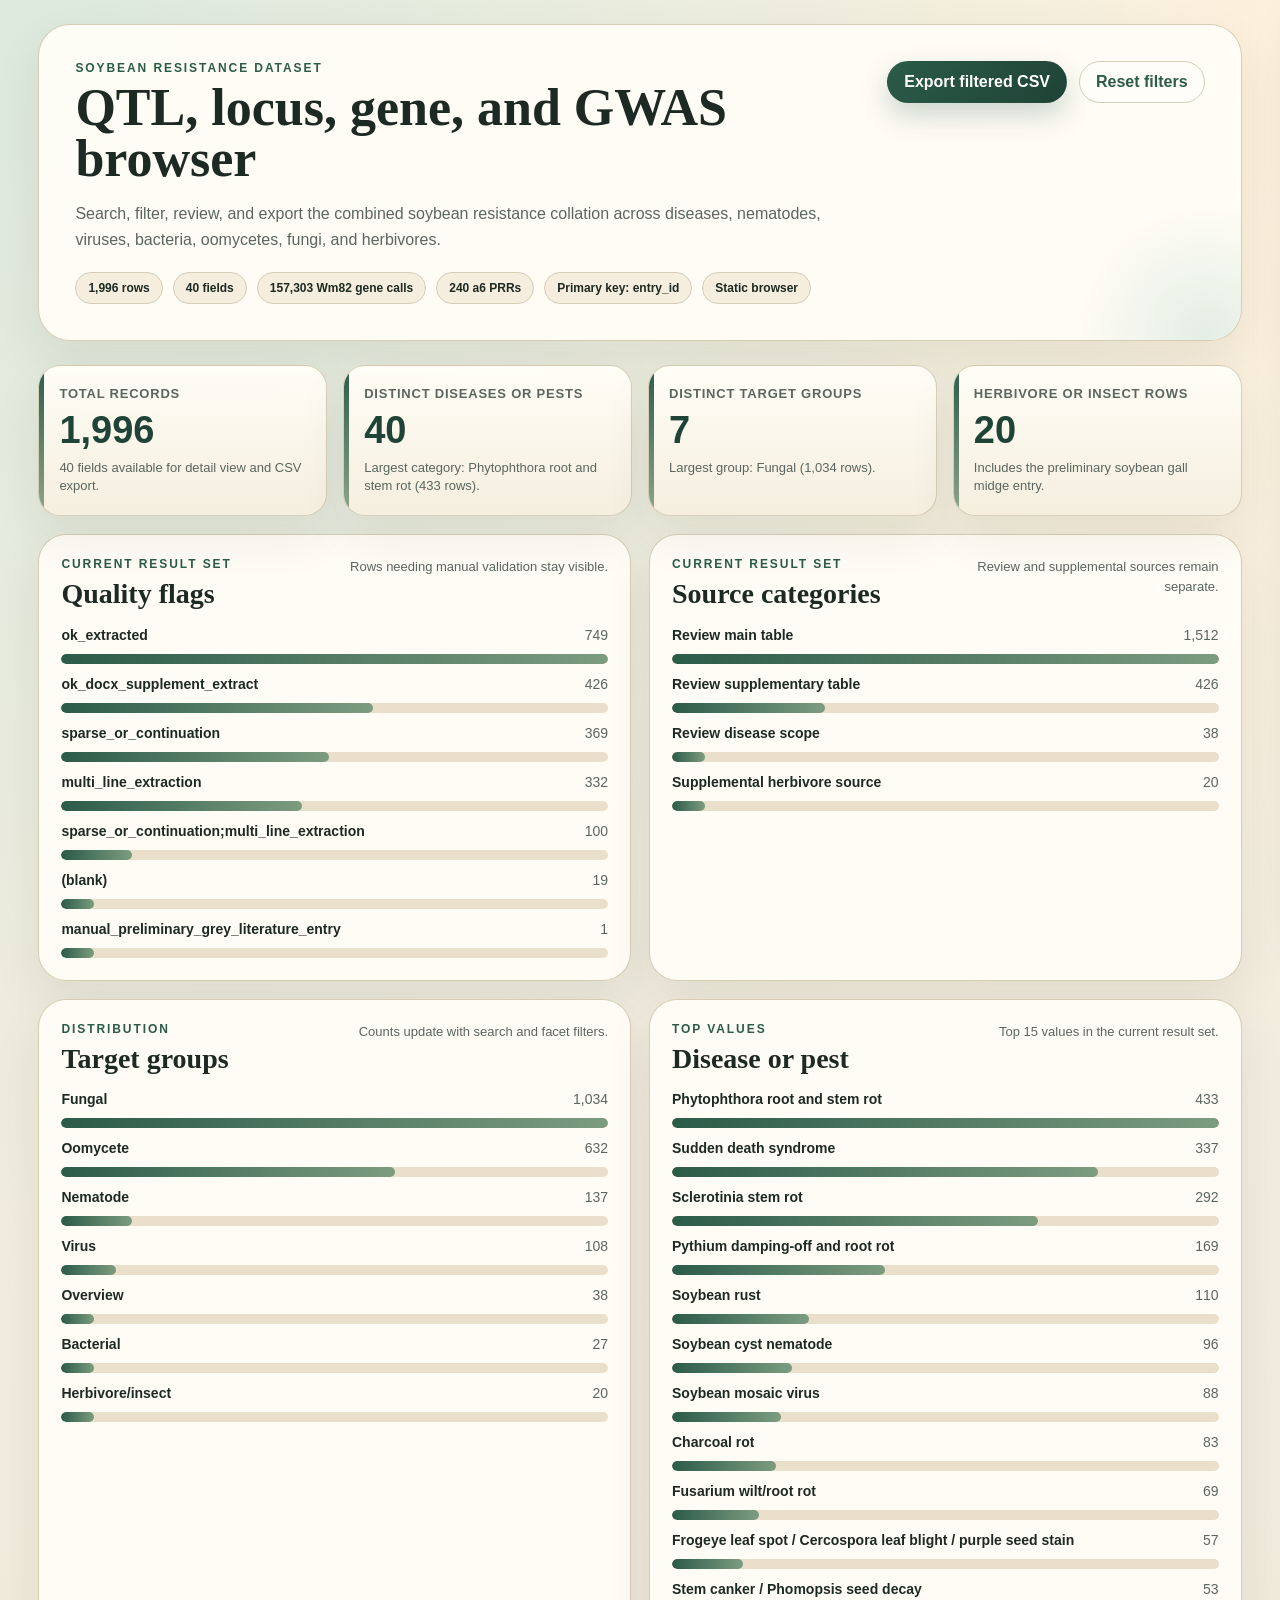
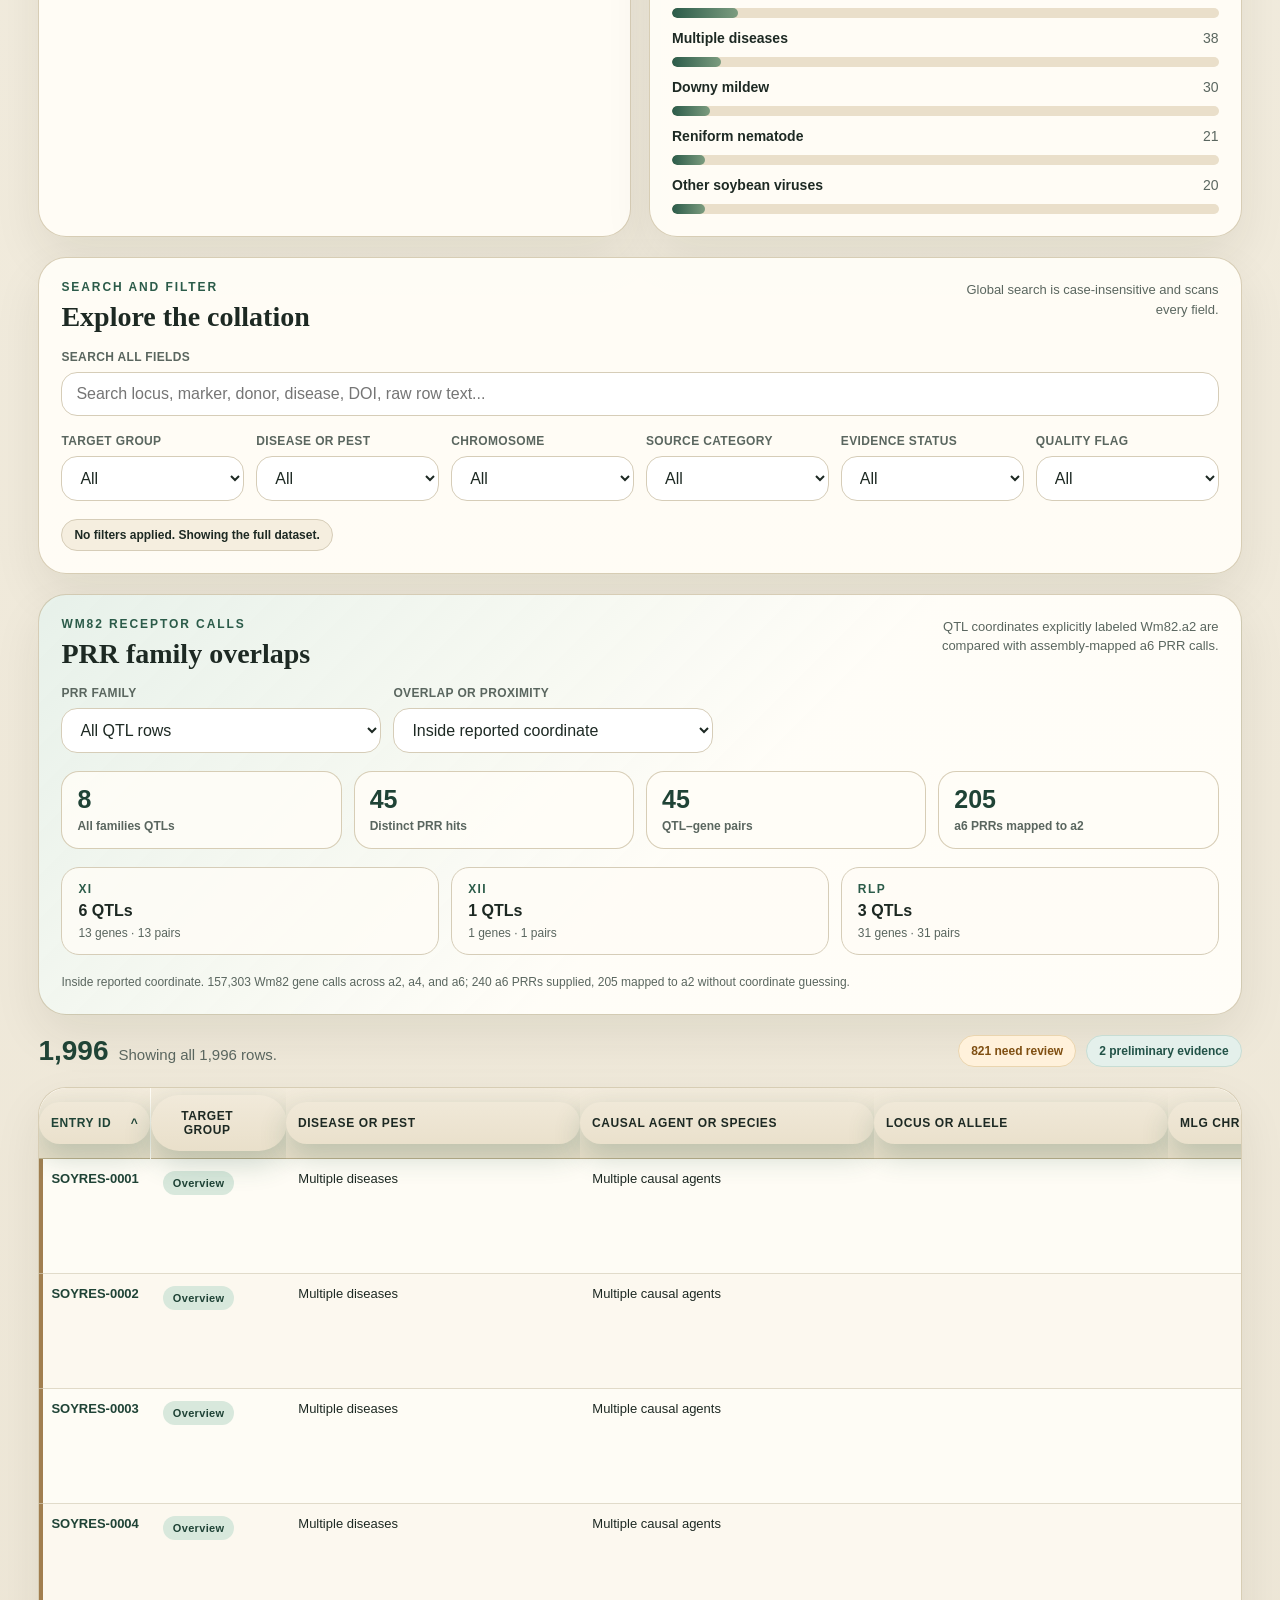
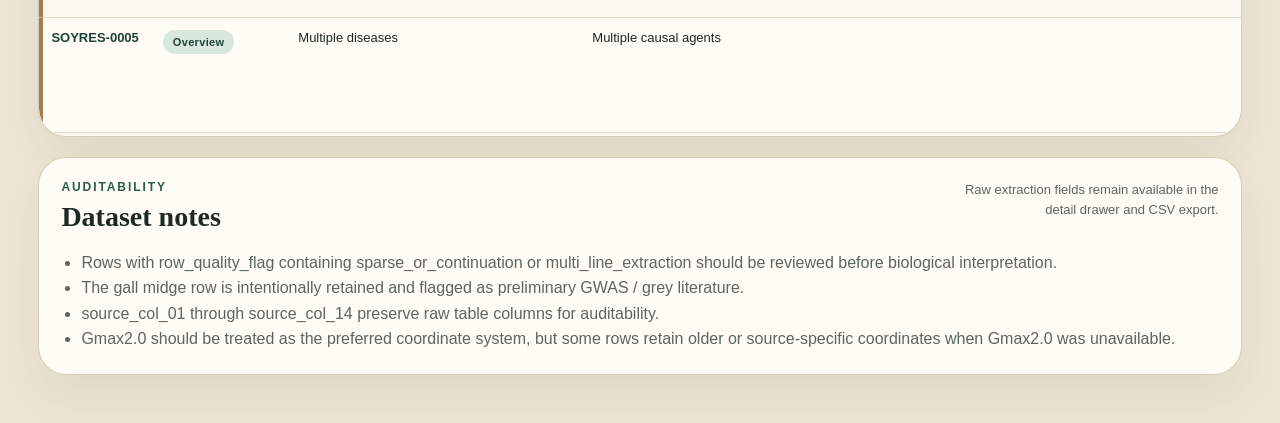
<file: browser/index.html>
<!doctype html>
<html lang="en">
<head>
  <meta charset="utf-8" />
  <meta name="viewport" content="width=device-width, initial-scale=1" />
  <title>Soybean Resistance QTL Browser</title>
  <link rel="stylesheet" href="styles.css" />
</head>
<body>
  <div class="page-shell">
    <header class="app-header">
      <div class="header-copy">
        <p class="eyebrow">Soybean resistance dataset</p>
        <h1>QTL, locus, gene, and GWAS browser</h1>
        <p class="subtitle">
          Search, filter, review, and export the combined soybean resistance
          collation across diseases, nematodes, viruses, bacteria, oomycetes,
          fungi, and herbivores.
        </p>
        <div class="meta-row" id="datasetMeta" aria-live="polite"></div>
      </div>
      <div class="header-actions">
        <button id="downloadCsv" type="button">Export filtered CSV</button>
        <button id="resetFilters" type="button" class="secondary">Reset filters</button>
      </div>
    </header>

    <main class="app-main">
      <section class="dashboard-section">
        <div class="summary-grid" id="summaryCards" aria-live="polite"></div>
        <div class="dashboard-grid">
          <article class="panel">
            <div class="panel-heading">
              <div>
                <p class="panel-kicker">Current result set</p>
                <h2>Quality flags</h2>
              </div>
              <p class="panel-note">Rows needing manual validation stay visible.</p>
            </div>
            <div class="breakdown-list" id="qualityBreakdown"></div>
          </article>

          <article class="panel">
            <div class="panel-heading">
              <div>
                <p class="panel-kicker">Current result set</p>
                <h2>Source categories</h2>
              </div>
              <p class="panel-note">Review and supplemental sources remain separate.</p>
            </div>
            <div class="breakdown-list" id="sourceBreakdown"></div>
          </article>

          <article class="panel">
            <div class="panel-heading">
              <div>
                <p class="panel-kicker">Distribution</p>
                <h2>Target groups</h2>
              </div>
              <p class="panel-note">Counts update with search and facet filters.</p>
            </div>
            <div class="breakdown-list" id="targetBreakdown"></div>
          </article>

          <article class="panel">
            <div class="panel-heading">
              <div>
                <p class="panel-kicker">Top values</p>
                <h2>Disease or pest</h2>
              </div>
              <p class="panel-note">Top 15 values in the current result set.</p>
            </div>
            <div class="breakdown-list" id="diseaseBreakdown"></div>
          </article>
        </div>
      </section>

      <section class="panel controls-panel">
        <div class="controls-header">
          <div>
            <p class="panel-kicker">Search and filter</p>
            <h2>Explore the collation</h2>
          </div>
          <p class="panel-note">Global search is case-insensitive and scans every field.</p>
        </div>

        <label class="search-box">
          <span>Search all fields</span>
          <input
            id="searchInput"
            type="search"
            placeholder="Search locus, marker, donor, disease, DOI, raw row text..."
            autocomplete="off"
          />
        </label>

        <div class="facet-row">
          <label>
            <span>Target group</span>
            <select id="targetGroupFilter">
              <option value="">All</option>
            </select>
          </label>
          <label>
            <span>Disease or pest</span>
            <select id="diseaseFilter">
              <option value="">All</option>
            </select>
          </label>
          <label>
            <span>Chromosome</span>
            <select id="chromosomeFilter">
              <option value="">All</option>
            </select>
          </label>
          <label>
            <span>Source category</span>
            <select id="sourceCategoryFilter">
              <option value="">All</option>
            </select>
          </label>
          <label>
            <span>Evidence status</span>
            <select id="evidenceFilter">
              <option value="">All</option>
            </select>
          </label>
          <label>
            <span>Quality flag</span>
            <select id="qualityFilter">
              <option value="">All</option>
            </select>
          </label>
        </div>

        <div class="active-filters" id="activeFilters" aria-live="polite"></div>
      </section>

      <section class="panel prr-panel" aria-labelledby="prrHeading">
        <div class="panel-heading">
          <div>
            <p class="panel-kicker">Wm82 receptor calls</p>
            <h2 id="prrHeading">PRR family overlaps</h2>
          </div>
          <p class="panel-note">
            QTL coordinates explicitly labeled Wm82.a2 are compared with
            assembly-mapped a6 PRR calls.
          </p>
        </div>

        <div class="prr-controls">
          <label>
            <span>PRR family</span>
            <select id="prrFamilyFilter">
              <option value="">All QTL rows</option>
              <option value="ANY">Any PRR family</option>
              <option value="XI">XI</option>
              <option value="XII">XII</option>
              <option value="RLP">RLP</option>
            </select>
          </label>
          <label>
            <span>Overlap or proximity</span>
            <select id="prrDistanceFilter">
              <option value="0">Inside reported coordinate</option>
              <option value="100000">Within 100 kb</option>
              <option value="250000">Within 250 kb</option>
              <option value="500000">Within 500 kb</option>
              <option value="1000000">Within 1 Mb</option>
            </select>
          </label>
        </div>

        <div class="prr-summary" id="prrSummary" aria-live="polite"></div>
        <div class="prr-family-grid" id="prrFamilyBreakdown" aria-live="polite"></div>
        <p class="prr-method-note" id="prrMethodNote"></p>
      </section>

      <section class="table-toolbar" aria-live="polite">
        <div class="toolbar-copy">
          <strong id="visibleCount">0</strong>
          <span id="resultSummary">Loading records...</span>
        </div>
        <div class="toolbar-statuses">
          <span class="status-chip status-chip-warning" id="manualReviewCount">0 need review</span>
          <span class="status-chip status-chip-info" id="preliminaryCount">0 preliminary evidence</span>
        </div>
      </section>

      <section class="panel table-panel">
        <div class="table-wrap">
          <table id="dataTable">
            <thead></thead>
            <tbody></tbody>
          </table>
        </div>
      </section>

      <section class="panel notes-panel">
        <div class="panel-heading">
          <div>
            <p class="panel-kicker">Auditability</p>
            <h2>Dataset notes</h2>
          </div>
          <p class="panel-note">Raw extraction fields remain available in the detail drawer and CSV export.</p>
        </div>
        <ul class="note-list" id="qualityNotes"></ul>
      </section>
    </main>
  </div>

  <div id="drawerBackdrop" class="drawer-backdrop" hidden></div>
  <aside id="detailPanel" class="detail-panel" aria-live="polite" aria-label="Row details">
    <div class="detail-panel-header">
      <p class="panel-kicker">Record detail</p>
      <button id="closePanel" type="button" class="close-button" aria-label="Close details">Close</button>
    </div>
    <div id="detailContent"></div>
  </aside>

  <script src="app.js"></script>
</body>
</html>
</file>
<file: browser/styles.css>
* {
  box-sizing: border-box;
}

:root {
  --bg: #eee8da;
  --bg-soft: #f6f1e5;
  --surface: #fffdf7;
  --surface-strong: #f5eedf;
  --surface-tint: #e4efe8;
  --text: #1d2923;
  --muted: #5a665f;
  --line: #d6cdb8;
  --line-strong: #bcae8b;
  --accent: #2b5b49;
  --accent-strong: #1f4336;
  --accent-soft: #d8e8dc;
  --warning: #7f4f12;
  --warning-soft: #fff1db;
  --info: #225247;
  --info-soft: #e4f0eb;
  --shadow: 0 20px 48px rgba(43, 34, 17, 0.08);
  --shadow-strong: 0 28px 56px rgba(29, 41, 35, 0.18);
  --radius-lg: 28px;
  --radius-md: 18px;
  --radius-sm: 12px;
}

html {
  scroll-behavior: smooth;
}

body {
  margin: 0;
  color: var(--text);
  font-family: "Trebuchet MS", "Segoe UI", sans-serif;
  background:
    radial-gradient(circle at top left, rgba(216, 232, 220, 0.85), transparent 34%),
    radial-gradient(circle at top right, rgba(255, 241, 219, 0.9), transparent 28%),
    linear-gradient(180deg, #f4efe2 0%, #ede6d6 100%);
}

body.drawer-open {
  overflow: hidden;
}

.page-shell {
  min-height: 100vh;
  padding: 24px clamp(16px, 3vw, 40px) 40px;
}

.app-header,
.panel {
  background: rgba(255, 253, 247, 0.94);
  border: 1px solid rgba(188, 174, 139, 0.6);
  box-shadow: var(--shadow);
}

.app-header {
  display: flex;
  justify-content: space-between;
  gap: 28px;
  padding: clamp(22px, 4vw, 36px);
  border-radius: 32px;
  position: relative;
  overflow: hidden;
}

.app-header::after {
  content: "";
  position: absolute;
  inset: auto -8% -40% auto;
  width: 260px;
  height: 260px;
  border-radius: 50%;
  background: radial-gradient(circle, rgba(216, 232, 220, 0.7) 0%, rgba(216, 232, 220, 0) 72%);
  pointer-events: none;
}

.header-copy {
  max-width: 860px;
  position: relative;
  z-index: 1;
}

.eyebrow,
.panel-kicker {
  margin: 0 0 8px;
  color: var(--accent);
  font-size: 12px;
  font-weight: 800;
  letter-spacing: 0.16em;
  text-transform: uppercase;
}

h1,
h2,
.detail-title {
  font-family: Georgia, "Times New Roman", serif;
}

h1 {
  margin: 0;
  font-size: clamp(32px, 5vw, 52px);
  line-height: 0.98;
  max-width: 760px;
}

.subtitle {
  margin: 16px 0 0;
  max-width: 760px;
  color: var(--muted);
  font-size: 16px;
  line-height: 1.6;
}

.meta-row {
  display: flex;
  flex-wrap: wrap;
  gap: 10px;
  margin-top: 20px;
}

.meta-chip,
.status-chip,
.filter-chip,
.badge,
.micro-badge {
  display: inline-flex;
  align-items: center;
  gap: 6px;
  border-radius: 999px;
  font-weight: 700;
}

.meta-chip,
.filter-chip {
  padding: 8px 12px;
  background: var(--surface-strong);
  border: 1px solid var(--line);
  color: var(--text);
  font-size: 12px;
}

.header-actions {
  display: flex;
  flex-wrap: wrap;
  gap: 12px;
  align-items: flex-start;
  justify-content: flex-end;
  position: relative;
  z-index: 1;
}

button,
.sort-button {
  font: inherit;
}

button {
  border: 1px solid transparent;
  border-radius: 999px;
  padding: 11px 16px;
  font-weight: 800;
  cursor: pointer;
  color: #fff;
  background: linear-gradient(135deg, var(--accent) 0%, var(--accent-strong) 100%);
  box-shadow: 0 12px 28px rgba(43, 91, 73, 0.24);
  transition: transform 140ms ease, box-shadow 140ms ease, border-color 140ms ease;
}

button:hover,
button:focus-visible {
  transform: translateY(-1px);
  box-shadow: 0 16px 30px rgba(43, 91, 73, 0.28);
}

button:focus-visible,
input:focus-visible,
select:focus-visible,
.sort-button:focus-visible,
tbody tr:focus-visible {
  outline: 3px solid rgba(43, 91, 73, 0.22);
  outline-offset: 2px;
}

button.secondary {
  color: var(--accent);
  background: var(--surface);
  border-color: var(--line);
  box-shadow: none;
}

.app-main {
  margin-top: 24px;
  display: grid;
  gap: 20px;
}

.dashboard-section {
  display: grid;
  gap: 18px;
}

.summary-grid {
  display: grid;
  grid-template-columns: repeat(4, minmax(0, 1fr));
  gap: 16px;
}

.summary-card {
  padding: 20px;
  border-radius: 22px;
  background: linear-gradient(180deg, rgba(255, 253, 247, 0.97) 0%, rgba(245, 238, 223, 0.97) 100%);
  border: 1px solid rgba(188, 174, 139, 0.56);
  box-shadow: var(--shadow);
  position: relative;
  overflow: hidden;
}

.summary-card::before {
  content: "";
  position: absolute;
  inset: 0 auto 0 0;
  width: 5px;
  background: linear-gradient(180deg, var(--accent) 0%, #8ea68b 100%);
}

.summary-label {
  color: var(--muted);
  font-size: 13px;
  font-weight: 700;
  text-transform: uppercase;
  letter-spacing: 0.06em;
}

.summary-value {
  margin-top: 10px;
  font-size: clamp(28px, 3vw, 38px);
  font-weight: 900;
  color: var(--accent-strong);
  line-height: 1;
}

.summary-meta {
  margin-top: 10px;
  color: var(--muted);
  font-size: 13px;
  line-height: 1.4;
}

.dashboard-grid {
  display: grid;
  grid-template-columns: repeat(2, minmax(0, 1fr));
  gap: 18px;
}

.panel {
  border-radius: var(--radius-lg);
  padding: 22px;
}

.panel-heading,
.controls-header {
  display: flex;
  justify-content: space-between;
  gap: 16px;
  align-items: flex-start;
}

.panel h2,
.controls-header h2 {
  margin: 0;
  font-size: 28px;
  line-height: 1.05;
}

.panel-note {
  margin: 0;
  color: var(--muted);
  font-size: 13px;
  line-height: 1.5;
  max-width: 280px;
  text-align: right;
}

.breakdown-list {
  margin-top: 18px;
  display: grid;
  gap: 12px;
}

.breakdown-item {
  display: grid;
  gap: 8px;
}

.breakdown-row {
  display: flex;
  justify-content: space-between;
  gap: 12px;
  font-size: 14px;
}

.breakdown-label {
  min-width: 0;
  font-weight: 700;
}

.breakdown-label span {
  display: inline-block;
  max-width: 100%;
  overflow: hidden;
  text-overflow: ellipsis;
  white-space: nowrap;
}

.breakdown-value {
  color: var(--muted);
  font-variant-numeric: tabular-nums;
}

.breakdown-bar {
  width: 100%;
  height: 10px;
  border-radius: 999px;
  background: #eadfca;
  overflow: hidden;
}

.breakdown-fill {
  height: 100%;
  border-radius: inherit;
  background: linear-gradient(90deg, var(--accent) 0%, #7c9c7f 100%);
}

.empty-state {
  padding: 16px;
  border-radius: var(--radius-md);
  background: var(--surface-strong);
  border: 1px dashed var(--line);
  color: var(--muted);
  font-size: 14px;
}

.controls-panel {
  display: grid;
  gap: 18px;
}

.search-box {
  display: block;
}

label span {
  display: block;
  margin-bottom: 8px;
  color: var(--muted);
  font-size: 12px;
  font-weight: 800;
  letter-spacing: 0.03em;
  text-transform: uppercase;
}

input,
select {
  width: 100%;
  border-radius: 16px;
  border: 1px solid var(--line);
  padding: 12px 14px;
  background: #fff;
  color: var(--text);
  font: inherit;
}

input {
  font-size: 16px;
}

.facet-row {
  display: grid;
  grid-template-columns: repeat(6, minmax(0, 1fr));
  gap: 12px;
}

.active-filters {
  min-height: 20px;
  display: flex;
  flex-wrap: wrap;
  gap: 10px;
}

.prr-panel {
  display: grid;
  gap: 18px;
  background:
    linear-gradient(135deg, rgba(228, 239, 232, 0.88) 0%, rgba(255, 253, 247, 0.96) 56%),
    var(--surface);
}

.prr-controls {
  display: grid;
  grid-template-columns: repeat(2, minmax(0, 320px));
  gap: 12px;
}

.prr-summary {
  display: grid;
  grid-template-columns: repeat(4, minmax(0, 1fr));
  gap: 12px;
}

.prr-stat {
  padding: 15px;
  border-radius: var(--radius-md);
  border: 1px solid rgba(188, 174, 139, 0.6);
  background: rgba(255, 253, 247, 0.84);
}

.prr-stat strong,
.prr-stat span {
  display: block;
}

.prr-stat strong {
  color: var(--accent-strong);
  font-size: 25px;
  line-height: 1;
}

.prr-stat span {
  margin-top: 7px;
  color: var(--muted);
  font-size: 12px;
  font-weight: 700;
}

.prr-family-grid {
  display: grid;
  grid-template-columns: repeat(3, minmax(0, 1fr));
  gap: 12px;
}

.prr-family-card {
  display: grid;
  gap: 6px;
  padding: 14px 16px;
  border-radius: var(--radius-md);
  border: 1px solid var(--line);
  background: rgba(255, 253, 247, 0.8);
}

.prr-family-card.is-active {
  border-color: var(--accent);
  box-shadow: inset 0 0 0 1px var(--accent);
}

.prr-family-card > span:last-child,
.prr-method-note {
  color: var(--muted);
  font-size: 12px;
}

.prr-family-name {
  color: var(--accent);
  font-size: 12px;
  font-weight: 900;
  letter-spacing: 0.12em;
}

.prr-method-note {
  margin: 0;
  line-height: 1.6;
}

.filter-chip strong {
  font-size: 11px;
  color: var(--accent);
  text-transform: uppercase;
  letter-spacing: 0.06em;
}

.table-toolbar {
  display: flex;
  justify-content: space-between;
  gap: 16px;
  align-items: center;
}

.toolbar-copy {
  display: flex;
  flex-wrap: wrap;
  align-items: baseline;
  gap: 10px;
  font-size: 15px;
}

.toolbar-copy strong {
  font-size: 28px;
  color: var(--accent-strong);
}

.toolbar-copy span {
  color: var(--muted);
}

.toolbar-statuses {
  display: flex;
  flex-wrap: wrap;
  gap: 10px;
}

.status-chip {
  padding: 8px 12px;
  font-size: 12px;
  border: 1px solid transparent;
}

.status-chip-warning {
  background: var(--warning-soft);
  border-color: #ead5af;
  color: var(--warning);
}

.status-chip-info {
  background: var(--info-soft);
  border-color: #c7ddd4;
  color: var(--info);
}

.table-panel {
  padding: 0;
  overflow: hidden;
}

.table-wrap {
  overflow: auto;
  max-height: 72vh;
  border-radius: inherit;
}

table {
  width: 100%;
  min-width: 2120px;
  border-collapse: separate;
  border-spacing: 0;
}

thead th {
  position: sticky;
  top: 0;
  z-index: 2;
  padding: 0;
  background: linear-gradient(180deg, #f2ebdc 0%, #e8dec8 100%);
  border-bottom: 1px solid var(--line-strong);
}

.sort-button {
  width: 100%;
  display: flex;
  justify-content: space-between;
  align-items: center;
  gap: 8px;
  padding: 14px 12px;
  border: 0;
  background: transparent;
  color: var(--text);
  font-size: 12px;
  font-weight: 800;
  letter-spacing: 0.05em;
  text-transform: uppercase;
  cursor: pointer;
}

.sort-button.is-active {
  color: var(--accent-strong);
}

.sort-indicator {
  min-width: 16px;
  text-align: right;
}

tbody tr {
  cursor: pointer;
  transition: background 120ms ease, box-shadow 120ms ease;
}

tbody tr:nth-child(even) {
  background: rgba(245, 238, 223, 0.32);
}

tbody tr:hover {
  background: rgba(216, 232, 220, 0.44);
}

tbody tr.is-selected {
  background: rgba(216, 232, 220, 0.62);
}

tbody tr.is-manual-review {
  box-shadow: inset 4px 0 0 rgba(127, 79, 18, 0.72);
}

tbody tr.is-preliminary {
  background-image: linear-gradient(90deg, rgba(228, 240, 235, 0.54) 0%, rgba(255, 253, 247, 0) 30%);
}

tbody tr.is-manual-review.is-preliminary {
  background-image: linear-gradient(90deg, rgba(255, 241, 219, 0.88) 0%, rgba(228, 240, 235, 0.4) 46%, rgba(255, 253, 247, 0) 100%);
}

td {
  padding: 12px;
  border-bottom: 1px solid rgba(214, 205, 184, 0.7);
  vertical-align: top;
  font-size: 13px;
}

.cell-text {
  display: block;
  max-width: 270px;
  overflow: hidden;
  text-overflow: ellipsis;
  white-space: nowrap;
}

.cell-id {
  font-weight: 800;
  color: var(--accent-strong);
}

.cell-wrap .cell-text,
.cell-reference .cell-text {
  max-width: 320px;
  white-space: normal;
  line-height: 1.45;
}

.cell-stack {
  display: grid;
  gap: 6px;
}

.cell-prr {
  min-width: 250px;
}

.prr-hit-stack {
  display: grid;
  gap: 5px;
}

.prr-hit {
  display: inline-flex;
  align-items: center;
  width: fit-content;
  max-width: 100%;
  gap: 6px;
  padding: 5px 8px;
  border-radius: 999px;
  font-size: 11px;
  line-height: 1.25;
}

.prr-xi {
  color: #174a3d;
  background: #d8ebe2;
}

.prr-xii {
  color: #704410;
  background: #f7e2b9;
}

.prr-rlp {
  color: #54335f;
  background: #eadcf0;
}

.cell-caption {
  color: var(--muted);
  font-size: 11px;
  line-height: 1.45;
  word-break: break-word;
}

.badge {
  padding: 6px 10px;
  font-size: 11px;
  letter-spacing: 0.03em;
}

.badge-group {
  background: var(--accent-soft);
  color: var(--accent-strong);
}

.badge-quality-ok,
.badge-quality-supplement {
  background: var(--accent-soft);
  color: var(--accent-strong);
}

.badge-quality-review,
.badge-quality-manual,
.badge-quality-blank {
  background: var(--warning-soft);
  color: var(--warning);
}

.badge-evidence-review,
.badge-evidence-gwas,
.badge-evidence-supplement,
.badge-evidence-reported,
.badge-evidence-scope {
  background: var(--surface-tint);
  color: var(--info);
}

.badge-evidence-preliminary {
  background: var(--warning-soft);
  color: var(--warning);
}

.micro-badge {
  padding: 3px 8px;
  font-size: 11px;
}

.micro-badge-warning {
  background: var(--warning-soft);
  color: var(--warning);
}

.micro-badge-info {
  background: var(--info-soft);
  color: var(--info);
}

.empty-row {
  padding: 32px;
  color: var(--muted);
  text-align: center;
  font-size: 14px;
}

.notes-panel {
  margin-bottom: 8px;
}

.note-list {
  margin: 18px 0 0;
  padding-left: 20px;
  color: var(--muted);
  line-height: 1.6;
}

.drawer-backdrop {
  position: fixed;
  inset: 0;
  background: rgba(31, 41, 35, 0.34);
  backdrop-filter: blur(2px);
  z-index: 40;
}

.detail-panel {
  position: fixed;
  top: 0;
  right: 0;
  width: min(780px, 100vw);
  height: 100vh;
  padding: 24px;
  background: rgba(255, 253, 247, 0.98);
  border-left: 1px solid rgba(188, 174, 139, 0.7);
  box-shadow: var(--shadow-strong);
  overflow: auto;
  transform: translateX(104%);
  transition: transform 180ms ease;
  z-index: 50;
}

.detail-panel.open {
  transform: translateX(0);
}

.detail-panel-header {
  position: sticky;
  top: 0;
  display: flex;
  justify-content: space-between;
  align-items: center;
  gap: 12px;
  padding-bottom: 18px;
  background: rgba(255, 253, 247, 0.98);
  z-index: 2;
}

.close-button {
  padding-inline: 14px;
}

.detail-hero {
  display: grid;
  gap: 14px;
}

.detail-badge-row {
  display: flex;
  flex-wrap: wrap;
  gap: 10px;
}

.detail-title {
  margin: 0;
  font-size: clamp(28px, 4vw, 40px);
  line-height: 1.04;
}

.detail-meta {
  color: var(--muted);
  font-size: 15px;
  line-height: 1.6;
}

.detail-link {
  color: var(--accent);
  text-decoration-thickness: 1px;
}

.callout-stack {
  margin-top: 18px;
  display: grid;
  gap: 10px;
}

.callout {
  padding: 14px 16px;
  border-radius: var(--radius-md);
  border: 1px solid transparent;
  line-height: 1.55;
}

.callout strong {
  display: block;
  margin-bottom: 4px;
}

.callout-warning {
  background: var(--warning-soft);
  border-color: #ead5af;
  color: var(--warning);
}

.callout-info {
  background: var(--info-soft);
  border-color: #c7ddd4;
  color: var(--info);
}

.detail-highlight-grid {
  margin-top: 22px;
  display: grid;
  grid-template-columns: repeat(2, minmax(0, 1fr));
  gap: 12px;
}

.prr-detail-section {
  margin-top: 18px;
  display: grid;
  gap: 12px;
  padding: 18px;
  border-radius: var(--radius-lg);
  border: 1px solid #bdd5c8;
  background: var(--surface-tint);
}

.prr-detail-heading,
.prr-detail-card-heading {
  display: flex;
  justify-content: space-between;
  align-items: flex-start;
  gap: 12px;
}

.prr-detail-heading h3 {
  margin: 0;
  font-family: Georgia, "Times New Roman", serif;
  font-size: 22px;
}

.prr-detail-list {
  display: grid;
  gap: 10px;
}

.prr-detail-card {
  padding: 14px;
  border-radius: var(--radius-md);
  border: 1px solid rgba(188, 174, 139, 0.6);
  background: rgba(255, 253, 247, 0.88);
}

.prr-detail-card-heading {
  justify-content: flex-start;
  align-items: center;
}

.prr-detail-card dl {
  margin: 12px 0 0;
  display: grid;
  gap: 7px;
}

.prr-detail-card dl > div {
  display: grid;
  grid-template-columns: 150px 1fr;
  gap: 10px;
}

.prr-detail-card dt {
  color: var(--muted);
  font-size: 11px;
  font-weight: 800;
  letter-spacing: 0.04em;
  text-transform: uppercase;
}

.prr-detail-card dd {
  margin: 0;
  font-size: 13px;
  line-height: 1.45;
  word-break: break-word;
}

.detail-highlight-card {
  padding: 14px;
  border-radius: var(--radius-md);
  background: var(--surface-strong);
  border: 1px solid var(--line);
}

.detail-highlight-card strong {
  display: block;
  margin-bottom: 6px;
  color: var(--muted);
  font-size: 11px;
  letter-spacing: 0.06em;
  text-transform: uppercase;
}

.detail-highlight-card span {
  display: block;
  word-break: break-word;
  line-height: 1.5;
}

.record-grid {
  margin-top: 24px;
  display: grid;
  gap: 10px;
}

.record-row {
  display: grid;
  grid-template-columns: minmax(170px, 190px) 1fr;
  gap: 14px;
  padding: 14px 0;
  border-top: 1px solid rgba(214, 205, 184, 0.6);
}

.record-row.is-important {
  background: linear-gradient(90deg, rgba(216, 232, 220, 0.34) 0%, rgba(255, 253, 247, 0) 100%);
  border-radius: var(--radius-sm);
  padding-inline: 12px;
}

.record-key {
  color: var(--muted);
  font-size: 13px;
  font-weight: 800;
  letter-spacing: 0.03em;
}

.record-value {
  color: var(--text);
  line-height: 1.65;
  word-break: break-word;
  white-space: pre-wrap;
}

.empty-value {
  color: #7a807a;
  font-style: italic;
}

@media (max-width: 1260px) {
  .summary-grid {
    grid-template-columns: repeat(2, minmax(0, 1fr));
  }

  .facet-row {
    grid-template-columns: repeat(3, minmax(0, 1fr));
  }

  .prr-summary {
    grid-template-columns: repeat(2, minmax(0, 1fr));
  }
}

@media (max-width: 980px) {
  .page-shell {
    padding-inline: 14px;
  }

  .app-header,
  .panel {
    border-radius: 24px;
  }

  .app-header,
  .panel-heading,
  .controls-header,
  .table-toolbar {
    flex-direction: column;
  }

  .panel-note {
    max-width: none;
    text-align: left;
  }

  .dashboard-grid {
    grid-template-columns: 1fr;
  }

  .detail-highlight-grid,
  .record-row {
    grid-template-columns: 1fr;
  }
}

@media (max-width: 720px) {
  .summary-grid,
  .facet-row,
  .prr-controls,
  .prr-summary,
  .prr-family-grid {
    grid-template-columns: 1fr;
  }

  .header-actions,
  .toolbar-statuses {
    width: 100%;
  }

  .header-actions button,
  .toolbar-statuses .status-chip {
    width: 100%;
    justify-content: center;
  }

  .detail-panel {
    padding: 18px;
  }

  .prr-detail-heading,
  .prr-detail-card dl > div {
    grid-template-columns: 1fr;
  }
}
</file>
